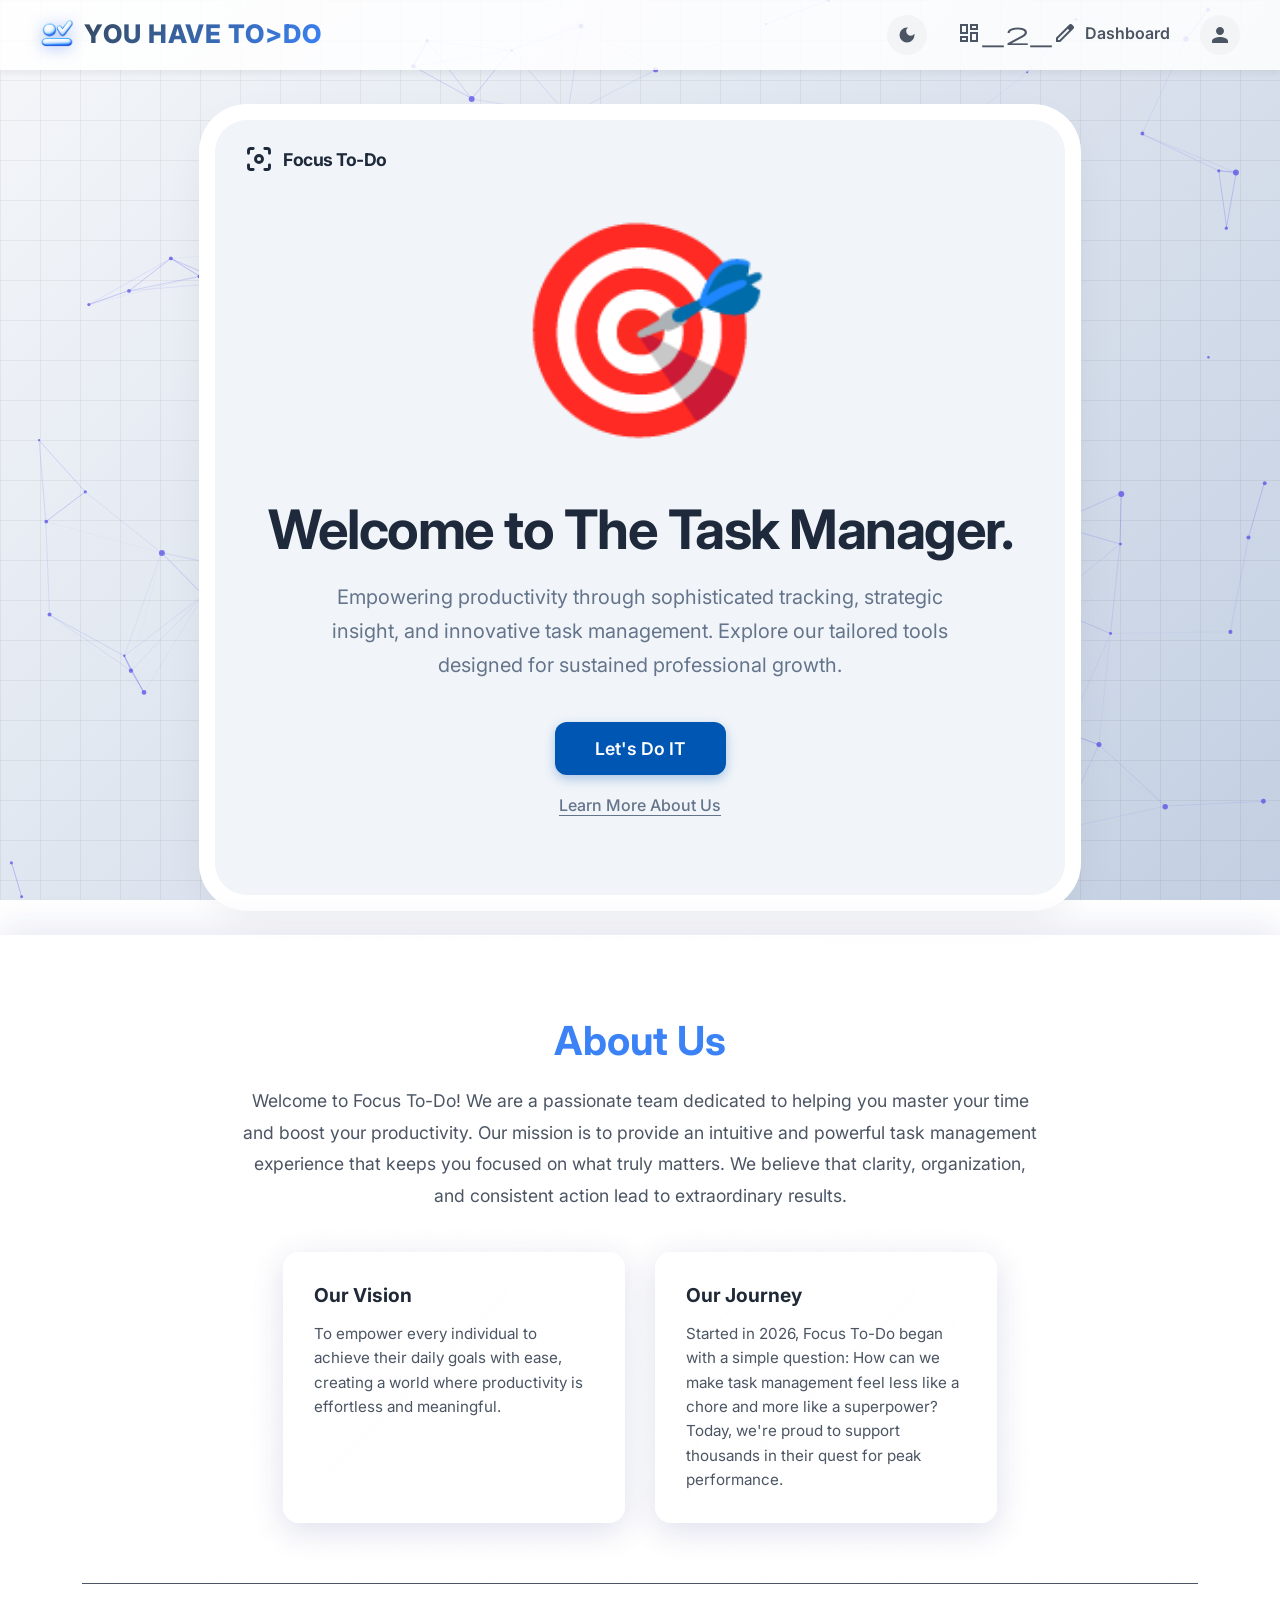
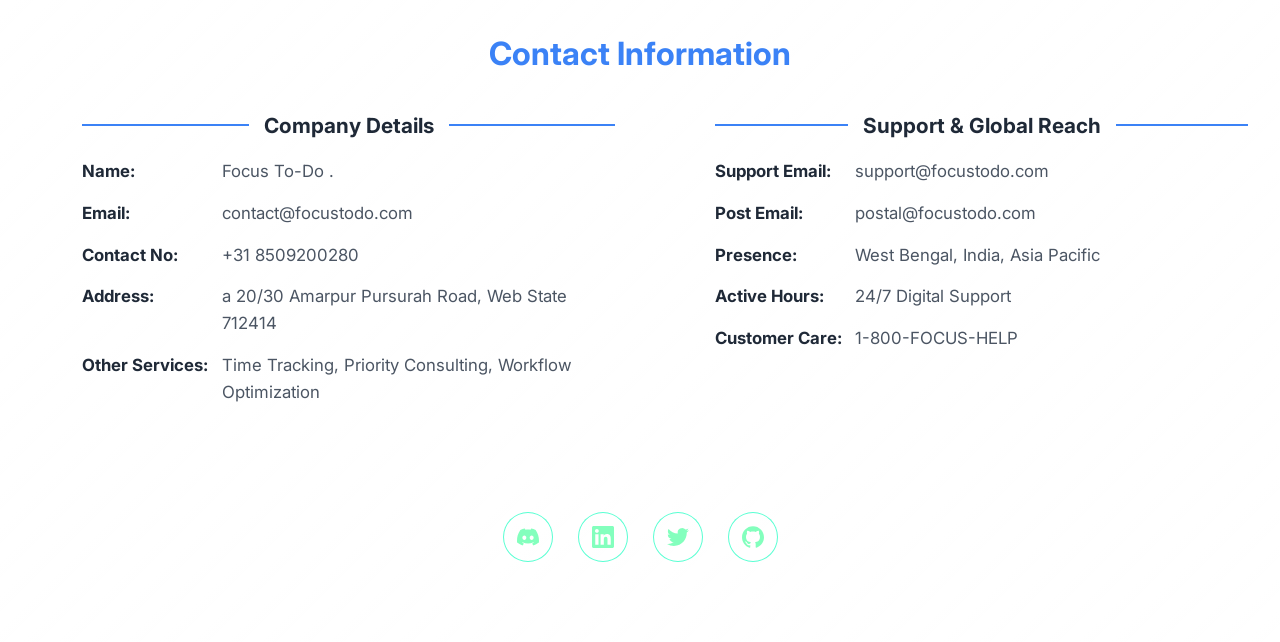
<file: frontend/index.html>
<!DOCTYPE html>
<html lang="en">
<head>
    <meta charset="UTF-8">
    <meta name="viewport" content="width=device-width, initial-scale=1.0">
    <title>HOME</title>
    <link rel="icon" type="image/png" href="favicon.png?v=3">
    <link rel="shortcut icon" type="image/x-icon" href="favicon.ico?v=3">
    <link rel="apple-touch-icon" href="favicon.png?v=3">
    <link rel="stylesheet" href="https://fonts.googleapis.com/css2?family=Material+Symbols+Outlined:opsz,wght,FILL,GRAD@24,400,0,0" />
    <link href="https://fonts.googleapis.com/css2?family=Inter:wght@400;500;600;700;800&display=swap" rel="stylesheet">
    <script src="app.js"></script>
    <style>
        .top{
            text-align: center;
            font-size: 3.4em;
            color: #1e293b; /* Dark Slate Grey */
            margin-bottom: 20px;
            font-weight: 700;
            letter-spacing: -1.5px;
            line-height: 1.1;
        }
        
        body {
            font-family: 'Inter', sans-serif !important;
            -webkit-text-size-adjust: 100%;
            text-size-adjust: 100%;
            background-image: 
                linear-gradient(rgba(255, 255, 255, 0.05) 1px, transparent 1px),
                linear-gradient(90deg, rgba(255, 255, 255, 0.05) 1px, transparent 1px),
                linear-gradient(135deg, #0f172a, #1e1b4b);
            background-size: 40px 40px, 40px 40px, 100% 100%;
            background-attachment: fixed;
            margin: 0;
            display: flex;
            flex-direction: column;
            min-height: 100vh;
            padding-top: 80px; /* Provide space for the fixed navbar */
            box-sizing: border-box; /* Ensure padding is included in the total height */
        }
        
        .hero {
            flex: 1; /* Pushes the about section to the bottom */
            display: flex;
            justify-content: center;
            align-items: center;
            padding: 40px 20px;
        }
        
        .container {
            position: relative;
            background: #f1f5f9; /* Bluish Gray */
            padding: 80px 50px;
            border-radius: 32px;
            box-shadow: 
                0 0 0 16px #ffffff, /* The prominent white space around the container */
                0 15px 50px rgba(0, 0, 0, 0.1);
            text-align: center;
            max-width: 750px;
            width: 90%;
            transition: all 0.4s cubic-bezier(0.165, 0.84, 0.44, 1);
            z-index: 10; 
            overflow: visible;
        }
        
        .plexus-layer {
            position: absolute;
            top: 0;
            left: 0;
            width: 100%;
            height: 100%;
            overflow: hidden;
            border-radius: 32px; /* Link this to container radius */
            z-index: -1;
            pointer-events: none;
        }
        
        /* Static Decorative Grid Corners (High Intensity - Matched to Theme) */
        .plexus-layer::before,
        .plexus-layer::after {
            content: "";
            position: absolute;
            width: 650px;
            height: 650px;
            background-repeat: no-repeat;
            background-size: contain;
            opacity: 0.9;
        }
        
        .container-label {
            position: absolute;
            top: 25px;
            left: 30px;
            display: flex;
            align-items: center;
            gap: 10px;
            color: #1e293b;
            font-weight: 700;
            font-size: 1.1em;
            letter-spacing: -0.5px;
            z-index: 20;
        }

        .logo-svg {
            width: 28px;
            height: 28px;
            stroke: #1e293b;
            transition: all 0.3s ease;
        }
        
        .container-label:hover .logo-svg {
            transform: scale(1.1) rotate(90deg);
            stroke: #3b82f6;
        }
        
        /* Background Mesh deactivated for Minimalist Aesthetic */
        #focusMeshCanvas {
            display: none;
        }

        .container:hover {
            transform: translateY(-8px);
            box-shadow: 0 30px 60px rgba(0, 0, 0, 0.15);
            border-color: rgba(0, 0, 0, 0.1);
        }

        .container p {
            font-size: 1.25em;
            color: #64748b; /* Slate grey */
            line-height: 1.7;
            max-width: 650px;
            margin: 0 auto 40px auto;
            font-weight: 400;
        }
        
        .btn {
            display: inline-block;
            background-color: #0056b3; /* Dark Deep Blue from image */
            color: white;
            padding: 16px 40px;
            text-decoration: none;
            border-radius: 12px;
            font-size: 1.1em;
            font-weight: 600;
            transition: all 0.3s ease;
            box-shadow: 0 4px 12px rgba(0, 86, 179, 0.3);
            margin-bottom: 20px;
        }
        
        .btn:hover {
            background-color: #004494; 
            transform: translateY(-2px);
            box-shadow: 0 8px 16px rgba(0, 86, 179, 0.4);
        }

        .secondary-link {
            display: block;
            color: #64748b;
            text-decoration: underline;
            text-underline-offset: 4px;
            font-size: 1em;
            font-weight: 500;
            transition: color 0.3s ease;
        }

        .secondary-link:hover {
            color: #1e293b;
        }

        .icon-wrapper {
            position: relative;
            display: inline-block;
            perspective: 1000px; /* Gives the 3D depth effect */
            margin-bottom: 10px;
        }

        .hero-icon {
            font-size: 13rem;
            display: inline-block;
            position: relative;
            z-index: 11; /* Top most icon */
            transition: transform 0.5s ease-in-out;
            cursor: pointer;
        }
        
        .icon-wrapper:hover .hero-icon {
            transform: translateY(-15px) scale(1.15) rotate(360deg);
        }
        
        .hover-text {
            position: absolute;
            top: 50%;
            left: 50%;
            /* Starts pushed back and rotated flat backwards */
            transform: translate(-50%, -50%) translateZ(-100px) rotateX(-90deg);
            opacity: 0;
            font-size: 12rem;
            font-weight: 900;
            background: linear-gradient(135deg, #3b82f6, #cf00d6);
            -webkit-background-clip: text;
            -webkit-text-fill-color: transparent;
            background-clip: text;
            letter-spacing: 2px;
            white-space: nowrap;
            z-index: 10; /* Content on top */
            transition: all 0.8s cubic-bezier(0.68, -0.55, 0.265, 1.55); /* Bouncy pop-up curve */
            pointer-events: none;
            margin-top: -35px;
        }

        .icon-wrapper:hover .hover-text {
            opacity: 1;
            /* Folds forward and lifts up above the icon */
            transform: translate(-50%, -5.5rem) translateZ(0) rotateX(0deg);
        }
        
        /* About Section Styles */
        .about-section {
            background: linear-gradient(135deg, rgba(255, 255, 255, 0.08), rgba(255, 255, 255, 0.02));
            -webkit-backdrop-filter: blur(24px);
            backdrop-filter: blur(24px);
            will-change: transform;
            border-top: 1px solid rgba(255, 255, 255, 0.15);
            box-shadow: 0 -10px 40px 0 rgba(0, 0, 0, 0.3);
            position: relative;
            z-index: 10; /* Ensures it sits above decorative elements */
            color: #ffffff;
            padding: 80px 20px;
            text-align: center;
            margin-top: auto;
        }
        
        .about-section h2 {
            font-size: 2.5em;
            margin-top: 0;
            margin-bottom: 20px;
            color: #3b82f6;
        }
        
        .about-section p.lead {
            max-width: 800px;
            margin: 0 auto 40px auto;
            color: #d1d5db;
            line-height: 1.8;
            font-size: 1.1em;
        }
        
        .about-grid {
            display: flex;
            justify-content: center;
            gap: 30px;
            flex-wrap: wrap;
            max-width: 1000px;
            margin: 0 auto;
        }
        
        .about-card {
            background: linear-gradient(135deg, rgba(255, 255, 255, 0.1), rgba(255, 255, 255, 0.03));
            backdrop-filter: blur(16px);
            -webkit-backdrop-filter: blur(16px);
            will-change: transform;
            border: 1px solid rgba(255, 255, 255, 0.15);
            border-top: 1px solid rgba(255, 255, 255, 0.3);
            border-left: 1px solid rgba(255, 255, 255, 0.3);
            padding: 30px;
            border-radius: 16px;
            width: 280px;
            box-shadow: 0 8px 32px 0 rgba(0, 0, 0, 0.3);
            position: relative;
            z-index: 11;
            text-align: left;
            transition: transform 0.3s ease, box-shadow 0.3s ease, border-color 0.3s ease;
        }
        
        .about-card:hover {
            transform: translateY(-5px);
            box-shadow: 0 12px 40px 0 rgba(0, 0, 0, 0.4);
            border-color: rgba(255, 255, 255, 0.25);
        }
        
        .about-card h3 {
            color: #ffffff;
            margin-top: 0;
            margin-bottom: 15px;
            font-size: 1.2em;
        }
        
        .about-card p {
            color: #9ca3af;
            font-size: 0.95em;
            line-height: 1.6;
            margin: 0;
        }
        
        /* Wide Contact Layout */
        .contact-layout {
            max-width: 90%;
            margin: 60px auto 0;
            border-top: 1px solid #4b5563;
            padding-top: 50px;
            text-align: left;
        }
        
        .contact-layout h3 {
            color: #3b82f6;
            font-size: 2em;
            text-align: center;
            margin-top: 0;
            margin-bottom: 40px;
        }
        
        .contact-columns {
            display: flex;
            justify-content: center;
            gap: 100px; 
            flex-wrap: wrap;
            margin-right: -50px;
        }
        
        .contact-column {
            flex: 1;
            min-width: 300px;
        }
        
        .contact-column h4 {
            display: flex;
            align-items: center;
            color: #ffffff;
            font-size: 1.3em;
            margin-top: 0;
            margin-bottom: 20px;
        }
        
        .contact-column h4::before,
        .contact-column h4::after {
            content: "";
            flex-grow: 1;
            height: 2px;
            background-color: #3b82f6;
        }
        
        .contact-column h4::before {
            margin-right: 15px;
        }
        
        .contact-column h4::after {
            margin-left: 15px;
        }
        
        .contact-info-row {
            display: flex;
            margin-bottom: 15px;
            color: #d1d5db;
            font-size: 1.05em;
            line-height: 1.6;
        }
        
        .contact-info-row strong {
            color: #ffffff;
            min-width: 140px;
            flex-shrink: 0;
        }
        
        /* Social Links */
        .social-links {
            display: flex;
            justify-content: center;
            gap: 25px;
            margin-top: 60px;
            padding-top: 30px;
            border-top: 1px solid rgba(255, 255, 255, 0.1);
        }

        .social-icon {
            display: flex;
            justify-content: center;
            align-items: center;
            width: 48px;
            height: 48px;
            border-radius: 50%;
            background: rgba(255, 255, 255, 0.107);
            color: #2dff8f97; 
            transition: all 0.4s cubic-bezier(0.175, 0.885, 0.32, 1.275);
            text-decoration: none;
            border: 1px solid rgba(27, 255, 194, 0.731);
        }

        .social-icon svg {
            width: 22px;
            height: 22px;
            fill: currentColor;
            transition: transform 0.3s ease;
        }

        .social-icon:hover {
            transform: translateY(-8px);
            background: #3b82f6; /* Accent color */
            color: #ffffff;
            border-color: #3b82f6;
            box-shadow: 0 10px 20px rgba(59, 130, 246, 0.4);
        }

        .social-icon:hover svg {
            transform: scale(1.15);
        }
        
        .social-icon.discord:hover {
            background: #5865F2;
            border-color: #5865F2;
            box-shadow: 0 10px 20px rgba(88, 101, 242, 0.4);
        }
        
        .social-icon.linkedin:hover {
            background: #0A66C2;
            border-color: #0A66C2;
            box-shadow: 0 10px 20px rgba(10, 102, 194, 0.4);
        }
        
        .social-icon.twitter:hover {
            background: #1DA1F2;
            border-color: #1DA1F2;
            box-shadow: 0 10px 20px rgba(29, 161, 242, 0.4);
        }
        
        .social-icon.github:hover {
            background: #333;
            border-color: #333;
            box-shadow: 0 10px 20px rgba(255, 255, 255, 0.2);
        }
    </style>
</head>
<body class="welcome-page">
    <!-- Navbar (Inlined from templates/navbar.html to keep exact CSS styles) -->
    <script>
        if (localStorage.getItem('theme') !== 'dark') {
            document.body.classList.add('light-mode');
        }
    </script>
    <style>
        .navbar {
            position: fixed;
            top: 0;
            left: 0;
            width: 100%;
            background: rgba(15, 23, 42, 0.85);
            backdrop-filter: blur(12px);
            -webkit-backdrop-filter: blur(12px);
            will-change: transform; /* Hardware acceleration for glassmorphism */
            padding: 15px 40px;
            display: flex;
            justify-content: space-between;
            align-items: center;
            box-shadow: 0 4px 6px rgba(0,0,0,0.05);
            z-index: 1000;
            box-sizing: border-box;
        }
        .navbar .brand a {
            text-decoration: none;
            display: inline-flex;
            align-items: center;
            gap: 10px;
            position: relative;
            font-size: 1.6rem;
            font-weight: 800;
            letter-spacing: 1px;
            transition: transform 0.3s ease-in-out;
        }
        .navbar .brand .brand-logo {
            width: 34px;
            height: 34px;
            object-fit: contain;
            filter: drop-shadow(0 2px 8px rgba(37, 99, 235, 0.4));
            border-radius: 6px;
            display: block;
            flex-shrink: 0;
        }
        .navbar .brand .brand-text {
            background: linear-gradient(130deg, #354a60, #3b82f6);
            -webkit-background-clip: text;
            -webkit-text-fill-color: transparent;
            background-clip: text;
            font-size: 1.6rem;
            font-weight: 800;
            letter-spacing: 1px;
            display: inline-block;
        }
        .navbar .brand a::after {
            content: ">>>DO IT RIGHT NOW! 🫵"; /* Change this to the extra text you want */
            position: absolute;
            left: 100%;
            margin-left: 15px;
            white-space: nowrap;
            font-size: 1.6rem;
            font-weight: 800;
            letter-spacing: 1px;
            color: #d66eff9e; /* Solid lighter purple instead of transparent purple */
            -webkit-text-fill-color: initial;
            opacity: 0; /* Hidden initial state */
            transform: translateX(-10px);
            transition: all 0.20s ease-in-out;
            pointer-events: none; /* Prevents it from blocking clicks */
        }
        .navbar .brand a:hover {
            transform: translateY(-2px) scale(1.02);
        }
        .navbar .brand a:hover .brand-text {
            background: linear-gradient(135deg, #3b82f6, #8b5cf6);
            -webkit-background-clip: text;
            -webkit-text-fill-color: transparent;
            background-clip: text;
        }
        .navbar .brand a:hover::after {
            opacity: 1;
            text-shadow: 0px 1px 1px rgba(125, 74, 236, 0.6);
            transform: translateX(0);
        }
        
        .nav-right {
            display: flex;
            align-items: center;
            gap: 30px;
        }
        .nav-links a {
            color: #e5e7eb;
            text-decoration: none;
            display: inline-flex;
            align-items: center;
            gap: 8px;
            font-weight: 600;
            font-size: 1rem;
            transition: all 0.3s ease-in-out;
        }
        .nav-links a .material-symbols-outlined {
            font-size: 1.5em;
            line-height: 1;
        }
        .nav-links a:hover {
            color: #3b82f6; /* Keep the color change */
            transform: translateY(-3px) scale(1.05); /* Moves up and scales up */
            text-shadow: 9px 11px 1px rgba(125, 74, 236, 0.274);/* A more subtle, glowing shadow */
        }
        .theme-toggle {
            background: rgba(255, 255, 255, 0.1);
            border-radius: 50%;
            width: 40px;
            height: 40px;
            display: flex;
            justify-content: center;
            align-items: center;
            cursor: pointer;
            transition: background 0.3s ease;
        }
        .theme-toggle:hover {
            background: rgba(255, 255, 255, 0.2);
        }
        .theme-toggle svg {
            width: 20px;
            height: 20px;
            fill: #e5e7eb;
        }
        .theme-toggle .moon-icon {
            display: none;
        }
        .theme-toggle .sun-icon {
            display: block;
        }
        body.light-mode {
            background-image: 
                linear-gradient(rgba(0, 0, 0, 0.05) 1px, transparent 1px),
                linear-gradient(90deg, rgba(0, 0, 0, 0.05) 1px, transparent 1px),
                linear-gradient(135deg, #f5f7fa 0%, #c3cfe2 100%) !important;
            background-size: 40px 40px, 40px 40px, 100% 100% !important;
            background-attachment: fixed !important;
            color: #1f2937 !important;
        }
        body.light-mode .navbar {
            background: rgba(255, 255, 255, 0.85);
            box-shadow: 0 4px 6px rgba(0,0,0,0.05);
        }
        body.light-mode .nav-links a { color: #4b5563; }
        body.light-mode .nav-links a:hover { color: #3b82f6; }
        body.light-mode .theme-toggle,
        body.light-mode .profile-icon { background: #f3f4f6; }
        body.light-mode .theme-toggle:hover,
        body.light-mode .profile-icon:hover { background: #e5e7eb; }
        body.light-mode .theme-toggle svg,
        body.light-mode .profile-icon svg { fill: #4b5563; }
        body.light-mode .theme-toggle .sun-icon { display: none; }
        body.light-mode .theme-toggle .moon-icon { display: block; }
        body.light-mode .about-section {
            background: linear-gradient(135deg, rgba(255, 255, 255, 0.6), rgba(255, 255, 255, 0.3));
            backdrop-filter: blur(24px);
            -webkit-backdrop-filter: blur(24px);
            border-top: 1px solid rgba(255, 255, 255, 0.8);
            box-shadow: 0 -8px 32px 0 rgba(31, 38, 135, 0.1);
            color: #374151;
        }
        body.light-mode .about-card {
            background: linear-gradient(135deg, rgba(255, 255, 255, 0.8), rgba(255, 255, 255, 0.4));
            border: 1px solid rgba(255, 255, 255, 0.6);
            border-top: 1px solid #ffffff;
            border-left: 1px solid #ffffff;
            box-shadow: 0 8px 32px 0 rgba(31, 38, 135, 0.15);
        }
        body.light-mode .about-card:hover {
            box-shadow: 0 12px 40px 0 rgba(31, 38, 135, 0.25);
            border-color: #ffffff;
        }
        body.light-mode .about-card h3,
        body.light-mode .contact-column h4,
        body.light-mode .contact-info-row strong { color: #1f2937; }
        body.light-mode .about-card p,
        body.light-mode .about-section p.lead,
        body.light-mode .contact-info-row { color: #4b5563; }
        .profile-menu {
            position: relative;
            display: inline-block;
        }
        .profile-icon {
            background: rgba(255, 255, 255, 0.1);
            border-radius: 50%;
            width: 40px;
            height: 40px;
            display: flex;
            justify-content: center;
            align-items: center;
            cursor: pointer;
            transition: background 0.3s ease;
        }
        .profile-icon:hover {
            background: rgba(255, 255, 255, 0.2);
        }
        .profile-icon svg {
            width: 24px;
            height: 24px;
            fill: #e5e7eb;
        }
        .dropdown-content {
            display: none;
            position: absolute;
            right: 0;
            top: 50px;
            background-color: #ffffff;
            min-width: 160px;
            box-shadow: 0 10px 15px -3px rgba(0, 0, 0, 0.1), 0 4px 6px -2px rgba(0, 0, 0, 0.05);
            border-radius: 8px;
            overflow: hidden;
            z-index: 1;
            flex-direction: column;
        }
        .dropdown-content.show {
            display: flex;
        }
        .dropdown-content a {
            display: flex;
            align-items: center;
            gap: 4px;
            color: #374151;
            padding: 12px 20px;
            text-decoration: none;
            font-weight: 500;
            font-size: 0.95rem;
            transition: background-color 0.2s;
        }
        .dropdown-content a .material-symbols-outlined {
            font-size: 1.5em;
            line-height: 1;
        }
        .dropdown-content a:hover {
            background-color: #f9fafb;
            color: #3b82f6;
        }
        .user-greeting {
            padding: 12px 20px;
            font-size: 0.9rem;
            color: #6b7280;
            border-bottom: 1px solid #e5e7eb;
            margin: 0;
            background-color: #f9fafb;
            cursor: default;
        }
        #networkCanvas {
            position: fixed;
            top: 0;
            left: 0;
            width: 100vw;
            height: 100vh;
            z-index: -1;
            pointer-events: none;
        }
        body {
            animation: fadeIn 0.4s ease-out forwards;
        }
        @keyframes fadeIn {
            from { opacity: 0; }
            to { opacity: 1; }
        }
        @keyframes fadeOut {
            from { opacity: 1; }
            to { opacity: 0; }
        }
    </style>
    <canvas id="networkCanvas"></canvas>
    
    <div class="navbar">
        <div class="brand">
            <a href="index.html">
                <img src="LOGO.png" alt="" class="brand-logo" onerror="this.style.display='none'">
                <span class="brand-text">YOU HAVE TO>DO</span>
            </a>
        </div>
        <div class="nav-right">
            <div class="theme-toggle" onclick="toggleTheme()" title="Toggle Light/Dark Mode">
                <svg class="sun-icon" xmlns="http://www.w3.org/2000/svg" viewBox="0 0 24 24">
                    <path d="M12 18a6 6 0 1 1 0-12 6 6 0 0 1 0 12zm0-2a4 4 0 1 0 0-8 4 4 0 0 0 0 8zM11 1h2v3h-2V1zm0 19h2v3h-2v-3zM3.515 4.929l1.414-1.414L7.05 5.636 5.636 7.05 3.515 4.93zM16.95 18.364l1.414-1.414 2.121 2.121-1.414 1.414-2.121-2.121zm2.121-14.85l1.414 1.415-2.121 2.121-1.414-1.414 2.121-2.121zM5.636 16.95l1.414 1.414-2.121 2.121-1.414-1.414 2.121-2.121zM23 11v2h-3v-2h3zM4 11v2H1v-2h3z"/>
                </svg>
                <svg class="moon-icon" xmlns="http://www.w3.org/2000/svg" viewBox="0 0 24 24">
                    <path d="M12 3a9 9 0 1 0 9 9c0-.46-.04-.92-.1-1.36a5.389 5.389 0 0 1-4.4 2.26 5.403 5.403 0 0 1-3.14-9.8c-.44-.06-.9-.1-1.36-.1z"/>
                </svg>
            </div>
            <div class="nav-links">
                <a href="dashboard.html"><span class="material-symbols-outlined">dashboard_2_edit</span>Dashboard</a>
            </div>
            <div class="profile-menu">
                <div class="profile-icon" onclick="toggleProfileDropdown()" id="navProfileIcon">
                    <svg xmlns="http://www.w3.org/2000/svg" viewBox="0 0 24 24">
                        <path d="M12 12c2.21 0 4-1.79 4-4s-1.79-4-4-4-4 1.79-4 4 1.79 4 4 4zm0 2c-2.67 0-8 1.34-8 4v2h16v-2c0-2.66-5.33-4-8-4z"/>
                    </svg>
                </div>
                <div class="dropdown-content" id="profileDropdown">
                    <!-- Dynamic Dropdown Content -->
                </div>
            </div>
        </div>
    </div>

    <!-- Hero Content -->
    <div class="hero">
        <div class="container">
            <div class="plexus-layer"></div>
            <div class="container-label">
                <svg class="logo-svg" viewBox="0 0 24 24" fill="none" stroke="currentColor" stroke-width="2.5" stroke-linecap="round" stroke-linejoin="round">
                    <path d="M3 7V5a2 2 0 0 1 2-2h2" />
                    <path d="M17 3h2a2 2 0 0 1 2 2v2" />
                    <path d="M21 17v2a2 2 0 0 1-2 2h-2" />
                    <path d="M7 21H5a2 2 0 0 1-2-2v-2" />
                    <circle cx="12" cy="12" r="3" />
                </svg>
                <span>Focus To-Do</span>
            </div>
            <div class="icon-wrapper">
                <span class="hover-text">TAR~ >GET!</span>
                <span class="hero-icon">🎯</span>
            </div>
            <h1 class="top">Welcome to The Task Manager.</h1>
            <p>Empowering productivity through sophisticated tracking, strategic insight, and innovative task management. Explore our tailored tools designed for sustained professional growth.</p>
            <a href="login.html" id="heroActionBtn" class="btn">Let's Do IT</a>
            <a href="#about" class="secondary-link">Learn More About Us</a>
        </div>
    </div>

    <section id="about" class="about-section">
        <h2>About Us</h2>
        <p class="lead">Welcome to Focus To-Do! We are a passionate team dedicated to helping you master your time and boost your productivity. Our mission is to provide an intuitive and powerful task management experience that keeps you focused on what truly matters. We believe that clarity, organization, and consistent action lead to extraordinary results.</p>
        
        <div class="about-grid">
            <div class="about-card">
                <h3>Our Vision</h3>
                <p>To empower every individual to achieve their daily goals with ease, creating a world where productivity is effortless and meaningful.</p>
            </div>
            <div class="about-card">
                <h3>Our Journey</h3>
                <p>Started in 2026, Focus To-Do began with a simple question: How can we make task management feel less like a chore and more like a superpower? Today, we're proud to support thousands in their quest for peak performance.</p>
            </div>
        </div>

        <div class="contact-layout">
            <h3>Contact Information</h3>
            <div class="contact-columns">
                <div class="contact-column">
                    <h4>Company Details</h4>
                    <div class="contact-info-row"><strong>Name:</strong> Focus To-Do .</div>
                    <div class="contact-info-row"><strong>Email:</strong> contact@focustodo.com</div>
                    <div class="contact-info-row"><strong>Contact No:</strong> +31 8509200280</div>
                    <div class="contact-info-row"><strong>Address:</strong> a 20/30 Amarpur Pursurah Road, Web State 712414</div>
                    <div class="contact-info-row"><strong>Other Services:</strong> Time Tracking, Priority Consulting, Workflow Optimization</div>
                </div>
                <div class="contact-column">
                    <h4>Support & Global Reach</h4>
                    <div class="contact-info-row"><strong>Support Email:</strong> support@focustodo.com</div>
                    <div class="contact-info-row"><strong>Post Email:</strong> postal@focustodo.com</div>
                    <div class="contact-info-row"><strong>Presence:</strong> West Bengal, India, Asia Pacific</div>
                    <div class="contact-info-row"><strong>Active Hours:</strong> 24/7 Digital Support</div>
                    <div class="contact-info-row"><strong>Customer Care:</strong> 1-800-FOCUS-HELP</div>
                </div>
            </div>
        </div>
        
        <div class="social-links">
            <a href="https://discord.com/users/taplu_g" class="social-icon discord" aria-label="Discord" title="Discord" target="_blank" rel="noopener noreferrer">
                <svg viewBox="0 0 24 24" xmlns="http://www.w3.org/2000/svg">
                    <path d="M20.317 4.3698a19.7913 19.7913 0 00-4.8851-1.5152.0741.0741 0 00-.0785.0371c-.211.3753-.4447.8648-.6083 1.2495-1.8447-.2762-3.68-.2762-5.4868 0-.1636-.3933-.4058-.8742-.6177-1.2495a.077.077 0 00-.0785-.037 19.7363 19.7363 0 00-4.8852 1.515.0699.0699 0 00-.0321.0277C.5334 9.0458-.319 13.5799.0992 18.0578a.0824.0824 0 00.0312.0561c2.0528 1.5076 4.0413 2.4228 5.9929 3.0294a.0777.0777 0 00.0842-.0276c.4616-.6304.8731-1.2952 1.226-1.9942a.076.076 0 00-.0416-.1057c-.6528-.2476-1.2743-.5495-1.8722-.8923a.077.077 0 01-.0076-.1277c.1258-.0943.2517-.1923.3718-.2914a.0743.0743 0 01.0776-.0105c3.9278 1.7933 8.18 1.7933 12.0614 0a.0739.0739 0 01.0785.0095c.1202.099.246.1981.3728.2924a.077.077 0 01-.0066.1276 12.2986 12.2986 0 01-1.873.8914.0766.0766 0 00-.0407.1067c.3604.698.7719 1.3628 1.225 1.9932a.076.076 0 00.0842.0286c1.961-.6067 3.9495-1.5219 6.0023-3.0294a.077.077 0 00.0313-.0552c.5004-5.177-.8382-9.6739-3.5485-13.6604a.061.061 0 00-.0312-.0286zM8.02 15.3312c-1.1825 0-2.1569-1.0857-2.1569-2.419 0-1.3332.9555-2.4189 2.157-2.4189 1.2108 0 2.1757 1.0952 2.1568 2.419 0 1.3332-.9555 2.4189-2.1569 2.4189zm7.9748 0c-1.1825 0-2.1569-1.0857-2.1569-2.419 0-1.3332.9554-2.4189 2.1569-2.4189 1.2108 0 2.1757 1.0952 2.1568 2.419 0 1.3332-.946 2.4189-2.1568 2.4189Z"/>
                </svg>
            </a>
            <a href="https://www.linkedin.com/in/arpan-hait" class="social-icon linkedin" aria-label="LinkedIn" title="LinkedIn" target="_blank" rel="noopener noreferrer">
                <svg viewBox="0 0 24 24" xmlns="http://www.w3.org/2000/svg">
                    <path d="M20.447 20.452h-3.554v-5.569c0-1.328-.027-3.037-1.852-3.037-1.853 0-2.136 1.445-2.136 2.939v5.667H9.351V9h3.414v1.561h.046c.477-.9 1.637-1.85 3.37-1.85 3.601 0 4.267 2.37 4.267 5.455v6.286zM5.337 7.433c-1.144 0-2.063-.926-2.063-2.065 0-1.138.92-2.063 2.063-2.063 1.14 0 2.064.925 2.064 2.063 0 1.139-.925 2.065-2.064 2.065zm1.782 13.019H3.555V9h3.564v11.452zM22.225 0H1.771C.792 0 0 .774 0 1.729v20.542C0 23.227.792 24 1.771 24h20.451C23.2 24 24 23.227 24 22.271V1.729C24 .774 23.2 0 22.222 0h.003z"/>
                </svg>
            </a>
            <a href="https://x.com/arpa_nhait" class="social-icon twitter" aria-label="Twitter" title="Twitter" target="_blank" rel="noopener noreferrer">
                <svg viewBox="0 0 24 24" xmlns="http://www.w3.org/2000/svg">
                    <path d="M23.953 4.57a10 10 0 01-2.825.775 4.958 4.958 0 002.163-2.723c-.951.555-2.005.959-3.127 1.184a4.92 4.92 0 00-8.384 4.482C7.69 8.095 4.067 6.13 1.64 3.162a4.822 4.822 0 00-.666 2.475c0 1.71.87 3.213 2.188 4.096a4.904 4.904 0 01-2.228-.616v.06a4.923 4.923 0 003.946 4.827 4.996 4.996 0 01-2.212.085 4.936 4.936 0 004.604 3.417 9.867 9.867 0 01-6.102 2.105c-.39 0-.779-.023-1.17-.067a13.995 13.995 0 007.557 2.209c9.053 0 13.998-7.496 13.998-13.985 0-.21 0-.42-.015-.63A9.935 9.935 0 0024 4.59z"/>
                </svg>
            </a>
            <a href="https://github.com/ArpanHait" class="social-icon github" aria-label="GitHub" title="GitHub" target="_blank" rel="noopener noreferrer">
                <svg viewBox="0 0 24 24" xmlns="http://www.w3.org/2000/svg">
                    <path d="M12 .297c-6.63 0-12 5.373-12 12 0 5.303 3.438 9.8 8.205 11.385.6.113.82-.258.82-.577 0-.285-.01-1.04-.015-2.04-3.338.724-4.042-1.61-4.042-1.61C4.422 18.07 3.633 17.7 3.633 17.7c-1.087-.744.084-.729.084-.729 1.205.084 1.838 1.236 1.838 1.236 1.07 1.835 2.809 1.305 3.495.998.108-.776.417-1.305.76-1.605-2.665-.3-5.466-1.332-5.466-5.93 0-1.31.465-2.38 1.235-3.22-.135-.303-.54-1.523.105-3.176 0 0 1.005-.322 3.3 1.23.96-.267 1.98-.399 3-.405 1.02.006 2.04.138 3 .405 2.28-1.552 3.285-1.23 3.285-1.23.645 1.653.24 2.873.12 3.176.765.84 1.23 1.91 1.23 3.22 0 4.61-2.805 5.625-5.475 5.92.42.36.81 1.096.81 2.22 0 1.606-.015 2.896-.015 3.286 0 .315.21.69.825.57C20.565 22.092 24 17.592 24 12.297c0-6.627-5.373-12-12-12"/>
                </svg>
            </a>
        </div>
    </section>

    <!-- Theme / Dropdown script and particles network anim -->
    <script>
        function toggleTheme() {
            document.body.classList.toggle('light-mode');
            if (document.body.classList.contains('light-mode')) {
                localStorage.setItem('theme', 'light');
            } else {
                localStorage.setItem('theme', 'dark');
            }
        }

        function toggleProfileDropdown() {
            document.getElementById("profileDropdown").classList.toggle("show");
        }

        window.onclick = function(event) {
            if (!event.target.closest('.profile-icon')) {
                var dropdown = document.getElementById("profileDropdown");
                if (dropdown && dropdown.classList.contains('show')) {
                    dropdown.classList.remove('show');
                }
            }
        }

        // Particle System
        const canvas = document.getElementById('networkCanvas');
        const ctx = canvas.getContext('2d');
        let width, height;
        let particles = [];

        function initParticles() {
            width = canvas.width = window.innerWidth;
            height = canvas.height = window.innerHeight;
            particles = [];
            const numParticles = Math.floor((width * height) / 12000); 
            for (let i = 0; i < numParticles; i++) {
                particles.push({
                    x: Math.random() * width,
                    y: Math.random() * height,
                    vx: (Math.random() - 0.5) * 1.2,
                    vy: (Math.random() - 0.5) * 1.2,
                    radius: Math.random() * 2 + 1
                });
            }
        }

        function animateParticles() {
            ctx.clearRect(0, 0, width, height);
            const isLightMode = document.body.classList.contains('light-mode');
            const particleColor = isLightMode ? 'rgba(79, 70, 229, 0.7)' : 'rgba(139, 92, 246, 0.6)';
            const lineRGB = isLightMode ? '99, 102, 241' : '59, 130, 246';
            const lineAlpha = isLightMode ? 0.6 : 0.4;

            for (let i = 0; i < particles.length; i++) {
                let p = particles[i];
                p.x += p.vx;
                p.y += p.vy;
                
                if (p.x < 0 || p.x > width) p.vx *= -1;
                if (p.y < 0 || p.y > height) p.vy *= -1;
                
                ctx.beginPath();
                ctx.arc(p.x, p.y, p.radius, 0, Math.PI * 2);
                ctx.fillStyle = particleColor;
                ctx.fill();
                
                for (let j = i + 1; j < particles.length; j++) {
                    let p2 = particles[j];
                    let dx = p.x - p2.x;
                    let dy = p.y - p2.y;
                    let distSq = dx * dx + dy * dy;
                    
                    if (distSq < 16900) {
                        let dist = Math.sqrt(distSq);
                        ctx.beginPath();
                        ctx.moveTo(p.x, p.y);
                        ctx.lineTo(p2.x, p2.y);
                        ctx.strokeStyle = `rgba(${lineRGB}, ${lineAlpha * (1 - dist / 130)})`;
                        ctx.lineWidth = 0.8;
                        ctx.stroke();
                    }
                }
            }
            requestAnimationFrame(animateParticles);
        }

        window.addEventListener('resize', initParticles);
        initParticles();
        animateParticles();

        // Populate dynamic profile dropdown menu
        configPromise.then(() => {
            const token = getToken();
            const userObj = getUser();
            const actionBtn = document.getElementById('heroActionBtn');
            const profileIcon = document.getElementById('navProfileIcon');
            const dropdown = document.getElementById('profileDropdown');

            if (token && userObj) {
                actionBtn.href = "dashboard.html";
                actionBtn.textContent = "Let's Do IT.";
                const username = typeof userObj.username === 'string' ? userObj.username : '';
                profileIcon.replaceChildren();

                if (userObj.image_url) {
                    const avatar = document.createElement('img');
                    avatar.src = getAvatarUrl(userObj.image_url);
                    avatar.alt = 'Profile';
                    avatar.style.cssText = 'width: 100%; height: 100%; border-radius: 50%; object-fit: cover;';
                    profileIcon.append(avatar);
                } else {
                    const initial = document.createElement('span');
                    initial.style.cssText = 'font-size: 1.2rem; font-weight: bold; color: #e5e7eb;';
                    initial.textContent = username.charAt(0).toUpperCase();
                    profileIcon.append(initial);
                }

                dropdown.innerHTML = `
                    <div class="user-greeting"></div>
                    <a href="index.html"><span class="material-symbols-outlined">home</span>Home</a>
                    <a href="update_profile.html"><span class="material-symbols-outlined">background_replace</span>Update Image</a>
                    <a href="index.html#about" onclick="toggleProfileDropdown()"><span class="material-symbols-outlined">chat_info</span>About</a>
                    <a href="#" id="logoutBtn">Logout<span class="material-symbols-outlined">logout</span></a>
                `;
                dropdown.querySelector('.user-greeting').textContent = `Hi, ${username}`;
                document.getElementById('logoutBtn').addEventListener('click', (e) => {
                    e.preventDefault();
                    logout();
                });
            } else {
                actionBtn.href = "login.html";
                actionBtn.textContent = "Let's Do IT";

                profileIcon.innerHTML = `
                    <svg xmlns="http://www.w3.org/2000/svg" viewBox="0 0 24 24">
                        <path d="M12 12c2.21 0 4-1.79 4-4s-1.79-4-4-4-4 1.79-4 4 1.79 4 4 4zm0 2c-2.67 0-8 1.34-8 4v2h16v-2c0-2.66-5.33-4-8-4z"/>
                    </svg>
                `;

                dropdown.innerHTML = `
                    <a href="login.html"><span class="material-symbols-outlined">login</span>Login</a>
                    <a href="register.html"><span class="material-symbols-outlined">how_to_reg</span>Register</a>
                    <a href="index.html#about" onclick="toggleProfileDropdown()"><span class="material-symbols-outlined">chat_info</span>About</a>
                `;
            }
        });
    </script>
</body>
</html>
</file>
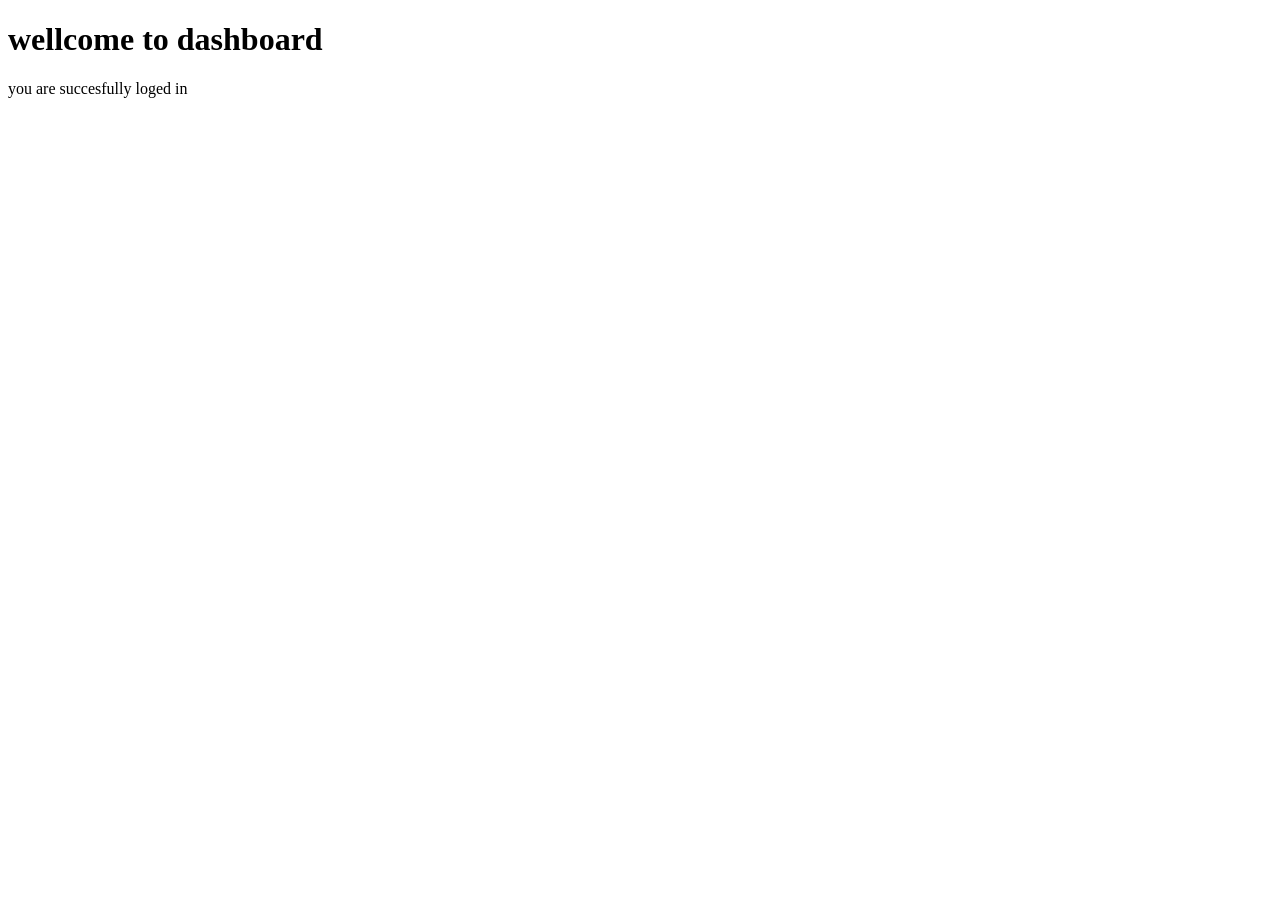
<file: accounts/templates/dashboard.html>
<!DOCTYPE html>
<html lang="en">
<head>
    <meta charset="UTF-8">
    <meta name="viewport" content="width=device-width, initial-scale=1.0">
    <title>Dashboard</title>
</head>
<body>
    <h1> wellcome to dashboard </h1>
    <p>you are succesfully loged in</p> 
    
</body>
</html>
</file>
